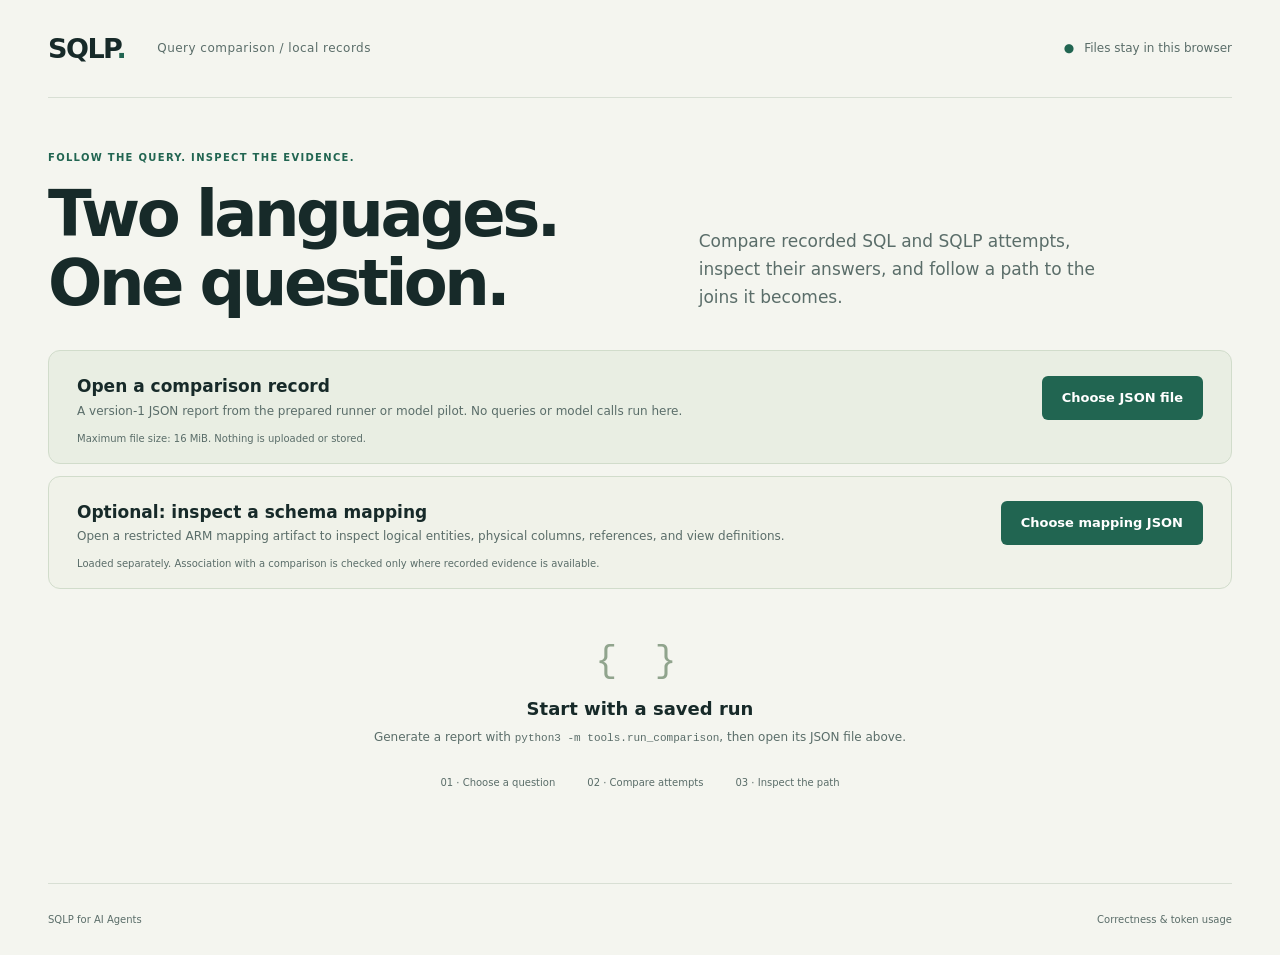
<file: web/index.html>
<!doctype html>
<html lang="en">
<head>
  <meta charset="utf-8">
  <meta name="viewport" content="width=device-width, initial-scale=1">
  <meta http-equiv="Content-Security-Policy" content="default-src 'none'; script-src 'self'; style-src 'self'; connect-src 'none'; img-src 'none'; object-src 'none'; base-uri 'none'; form-action 'none'">
  <title>SQLP Query Explorer</title>
  <link rel="stylesheet" href="viewer.css">
  <script defer src="viewer.js"></script>
</head>
<body>
  <div class="page">
    <header class="site-header">
      <a class="wordmark" href="index.html" aria-label="SQLP Query Explorer home">SQLP<span class="wordmark-dot">.</span></a>
      <span class="header-note">Query comparison / local records</span>
      <span class="privacy-indicator"><span aria-hidden="true">●</span> Files stay in this browser</span>
    </header>
    <main>
      <section class="intro" aria-labelledby="page-title">
        <p class="eyebrow">Follow the query. Inspect the evidence.</p>
        <h1 id="page-title">Two languages.<br>One question.</h1>
        <p class="intro-copy">Compare recorded SQL and SQLP attempts, inspect their answers, and follow a path to the joins it becomes.</p>
      </section>
      <section class="file-panel" aria-labelledby="load-title">
        <div>
          <h2 id="load-title">Open a comparison record</h2>
          <p>A version-1 JSON report from the prepared runner or model pilot. No queries or model calls run here.</p>
        </div>
        <label class="file-label" for="report-file">Choose JSON file
          <input id="report-file" type="file" accept=".json,application/json" aria-describedby="file-hint">
        </label>
        <p id="file-hint" class="file-hint">Maximum file size: 16 MiB. Nothing is uploaded or stored.</p>
      </section>
      <p id="load-error" class="notice error-notice" role="alert" hidden></p>
      <p id="load-status" class="sr-only" role="status" aria-live="polite"></p>
      <section class="file-panel mapping-loader" aria-labelledby="mapping-load-title">
        <div>
          <h2 id="mapping-load-title">Optional: inspect a schema mapping</h2>
          <p>Open a restricted ARM mapping artifact to inspect logical entities, physical columns, references, and view definitions.</p>
        </div>
        <label class="file-label" for="mapping-file">Choose mapping JSON
          <input id="mapping-file" type="file" accept=".json,application/json" aria-describedby="mapping-file-hint">
        </label>
        <p id="mapping-file-hint" class="file-hint">Loaded separately. Association with a comparison is checked only where recorded evidence is available.</p>
      </section>
      <p id="mapping-error" class="notice error-notice" role="alert" hidden></p>
      <p id="mapping-status" class="sr-only" role="status" aria-live="polite"></p>
      <details id="mapping-panel" class="mapping-panel" hidden>
        <summary>Inspect logical-to-physical mapping</summary>
        <p id="mapping-name" class="record-name"></p>
        <p id="mapping-association" class="notice"></p>
        <p class="small muted">Restricted source-table primary keys and named references. This artifact does not establish cross-source entity identity, full EID semantics, or entity equality. These are supplied records, not authenticated claims.</p>
        <div id="mapping-entities" class="mapping-entities"></div>
        <details>
          <summary>Recorded mapping identity and hashes</summary>
          <dl id="mapping-identities" class="identity-fields"></dl>
        </details>
      </details>
      <section id="workspace" hidden aria-label="Loaded comparison">
        <div class="record-bar">
          <div><span id="origin-badge" class="badge"></span> <span id="record-scope" class="muted"></span></div>
          <span id="record-name" class="record-name"></span>
        </div>
        <p id="origin-note" class="origin-note"></p>
        <div id="summary" class="summary" aria-label="Recorded outcomes"></div>
        <div id="record-error" class="notice error-notice" hidden></div>
        <p id="empty-notice" class="notice" hidden></p>
        <section id="question-section" class="question-panel" aria-labelledby="question-label" hidden>
          <label id="question-label" class="eyebrow" for="case-select">Question</label>
          <select id="case-select"></select>
          <h2 id="question-text"></h2>
          <p id="question-meta" class="muted"></p>
        </section>
        <div id="comparison" class="comparison" aria-label="SQL and SQLP attempts"></div>
        <details id="expected-panel" class="expected-panel" hidden>
          <summary>Inspect the recorded expected answer</summary>
          <p class="muted">Correctness labels come from the runner's expected answer. Agreement between the two attempts alone does not establish correctness.</p>
          <div id="expected-answer"></div>
        </details>
        <details id="provenance-panel" class="provenance" hidden>
          <summary>Data and run identity</summary>
          <dl id="provenance-fields"></dl>
        </details>
      </section>
      <section id="empty-state" class="empty-state">
        <span class="empty-symbol" aria-hidden="true">{ }</span>
        <h2>Start with a saved run</h2>
        <p>Generate a report with <code>python3 -m tools.run_comparison</code>, then open its JSON file above.</p>
        <div class="empty-steps"><span>01 · Choose a question</span><span>02 · Compare attempts</span><span>03 · Inspect the path</span></div>
      </section>
    </main>
    <footer><span>SQLP for AI Agents</span><span>Correctness &amp; token usage</span></footer>
  </div>
</body>
</html>
</file>
<file: web/viewer.css>
:root {
  color-scheme: light;
  --ink: #172a29;
  --muted: #5a6d69;
  --paper: #f4f5ef;
  --panel: #fffefa;
  --line: #d8dfd4;
  --green: #216551;
  --green-pale: #e8f1e6;
  --error: #9c382a;
  --error-pale: #fff0e9;
  --mono: ui-monospace, SFMono-Regular, Consolas, "Liberation Mono", monospace;
}
* { box-sizing: border-box; }
[hidden] { display: none !important; }
body { margin: 0; background: var(--paper); color: var(--ink); font: 15px/1.6 system-ui, -apple-system, sans-serif; }
button, input, select { font: inherit; }
button, select, summary, .file-label { cursor: pointer; }
a { color: inherit; }
button:focus-visible, select:focus-visible, summary:focus-visible, a:focus-visible, .file-label:focus-within { outline: 3px solid #b46d29; outline-offset: 4px; }
.page { width: min(1420px, 100%); margin: auto; padding: 0 48px; }
.site-header { display: flex; align-items: center; gap: 32px; padding: 27px 0; border-bottom: 1px solid var(--line); }
.wordmark { font-size: 27px; font-weight: 800; letter-spacing: -1.5px; text-decoration: none; }
.wordmark-dot { color: var(--green); }
.header-note { font-size: 12px; letter-spacing: .04em; color: var(--muted); }
.privacy-indicator { margin-left: auto; font-size: 12px; color: var(--muted); }
.privacy-indicator span { margin-right: 6px; color: var(--green); }
.intro { padding: 52px 0 32px; display: grid; grid-template-columns: 1.1fr 1fr; column-gap: 64px; }
.eyebrow { margin: 0 0 14px; text-transform: uppercase; letter-spacing: .13em; font-size: 10px; font-weight: 750; color: var(--green); }
.intro .eyebrow { grid-column: 1 / -1; }
h1 { margin: 0; font-size: clamp(40px, 5vw, 66px); font-weight: 570; line-height: 1.08; letter-spacing: -.055em; }
.intro-copy { align-self: end; color: var(--muted); max-width: 430px; margin: 0 0 7px; font-size: 17px; line-height: 1.65; }
h2, h3 { line-height: 1.3; }
.file-panel { display: grid; grid-template-columns: 1fr auto; align-items: center; gap: 0 32px; padding: 24px 28px 16px; background: #e9eee3; border: 1px solid #d1dccb; border-radius: 12px; }
.file-panel h2 { margin: 0 0 4px; font-size: 17px; }
.file-panel p { margin: 0; color: var(--muted); font-size: 12px; }
.file-label { position: relative; display: inline-flex; align-items: center; justify-content: center; min-height: 44px; padding: 10px 20px; color: white; background: var(--green); border-radius: 6px; font-weight: 650; font-size: 13px; }
.file-label:hover { background: #174a3d; }
.file-label input { position: absolute; width: 1px; height: 1px; opacity: 0; }
.file-panel .file-hint { grid-column: 1 / -1; margin-top: 10px; font-size: 10px; }
.notice { padding: 15px 18px; border: 1px solid var(--line); border-radius: 8px; background: var(--panel); }
.error-notice { color: var(--error); border-color: #e6b3a3; background: var(--error-pale); white-space: pre-wrap; overflow-wrap: anywhere; }
.record-bar { display: flex; align-items: center; justify-content: space-between; gap: 16px; margin-top: 28px; }
.badge { display: inline-block; background: var(--ink); color: white; padding: 4px 9px; border-radius: 4px; text-transform: uppercase; letter-spacing: .08em; font-size: 10px; font-weight: 750; }
.record-name { max-width: 55%; color: var(--muted); font: 11px var(--mono); overflow-wrap: anywhere; }
.record-scope { margin-left: 8px; }
.origin-note { color: var(--muted); font-size: 12px; margin: 12px 0 20px; }
.summary { display: grid; grid-template-columns: repeat(3, 1fr); border: 1px solid var(--line); border-radius: 10px; background: var(--panel); overflow: hidden; }
.metric { padding: 17px 22px; border-right: 1px solid var(--line); }
.metric:last-child { border: 0; }
.metric-label { display: block; color: var(--muted); font-size: 10px; text-transform: uppercase; letter-spacing: .1em; }
.metric-value { display: block; font-size: 22px; font-weight: 600; line-height: 1.4; margin-top: 4px; }
.metric-note { display: block; color: var(--muted); font-size: 10px; }
.question-panel { margin: 30px 0 20px; }
.question-panel label { display: block; margin-bottom: 8px; }
select { max-width: 100%; padding: 10px 32px 10px 12px; background: var(--panel); border: 1px solid #bdc9bd; border-radius: 6px; color: var(--ink); font-size: 12px; }
.question-panel select { width: 100%; }
.question-panel h2 { margin: 18px 0 7px; max-width: 950px; font-size: 24px; letter-spacing: -.025em; }
.question-panel p { margin: 0; font-size: 12px; }
.comparison { display: grid; grid-template-columns: 1fr 1fr; gap: 20px; align-items: start; }
.run-card { min-width: 0; border: 1px solid var(--line); border-radius: 12px; background: var(--panel); overflow: hidden; }
.run-card.sqlp { border-top: 3px solid var(--green); }
.run-heading { display: flex; align-items: center; justify-content: space-between; gap: 12px; padding: 19px 22px 15px; }
.run-heading h3 { margin: 0; font-size: 22px; font-weight: 650; letter-spacing: -.04em; }
.result-label { padding: 4px 9px; border-radius: 4px; background: #eff1eb; color: var(--muted); font-size: 10px; font-weight: 700; }
.result-label.correct { background: var(--green-pale); color: var(--green); }
.result-label.incorrect, .result-label.failed { background: var(--error-pale); color: var(--error); }
.run-body { padding: 0 22px 22px; }
.section-label { margin: 20px 0 8px; color: var(--muted); text-transform: uppercase; letter-spacing: .09em; font-size: 10px; font-weight: 700; }
.code-block { margin: 0; padding: 16px; border: 1px solid #e0e5da; border-radius: 7px; background: #f1f4ec; font: 12px/1.75 var(--mono); white-space: pre-wrap; overflow-wrap: anywhere; max-height: 350px; overflow-y: auto; }
.token-strip { display: grid; grid-template-columns: repeat(3, 1fr); border-top: 1px solid var(--line); border-bottom: 1px solid var(--line); margin: 20px -22px; padding: 13px 22px; gap: 12px; }
.token-label { color: var(--muted); display: block; font-size: 10px; }
.token-value { display: block; font: 15px/1.6 var(--mono); }
.muted { color: var(--muted); }
.small { font-size: 11px; }
.answer-scroll { max-height: 300px; overflow: auto; border: 1px solid var(--line); border-radius: 6px; }
table { width: 100%; border-collapse: collapse; text-align: left; font: 11px/1.6 var(--mono); }
th, td { padding: 9px 12px; border-bottom: 1px solid #e7ebdf; max-width: 480px; overflow-wrap: anywhere; white-space: pre-wrap; }
th { background: #edf1e7; font-weight: 650; position: sticky; top: 0; }
tr:last-child td { border-bottom: 0; }
.cell-null { color: #849089; font-style: italic; }
.empty-answer { padding: 15px; margin: 0; color: var(--muted); font-size: 12px; background: #f5f6f0; border: 1px dashed var(--line); border-radius: 6px; }
details { margin-top: 20px; }
summary { color: var(--green); font-weight: 650; font-size: 12px; padding: 4px 0; }
.parameters { margin: 8px 0 0; padding: 0; list-style: none; }
.parameters li { font: 11px/1.7 var(--mono); overflow-wrap: anywhere; }
.path-inspector { border-top: 1px solid var(--line); margin-top: 20px; padding-top: 4px; }
.path-select { width: 100%; font: 11px var(--mono); }
.path-output { margin-top: 14px; }
.join-step { position: relative; padding: 11px 13px; border: 1px solid #cbdcc7; border-left: 3px solid var(--green); border-radius: 6px; background: #f2f7ed; margin-bottom: 9px; }
.join-role { display: block; font-size: 10px; font-weight: 700; color: var(--green); margin-bottom: 5px; }
.join-equation { margin: 0; font: 11px/1.7 var(--mono); overflow-wrap: anywhere; }
.join-tables { display: block; margin-top: 3px; color: var(--muted); font-size: 10px; overflow-wrap: anywhere; }
.terminal { padding: 10px 13px; background: #e4edde; border-radius: 5px; overflow-wrap: anywhere; font: 11px/1.7 var(--mono); }
.expected-panel, .provenance { padding: 17px 22px; border: 1px solid var(--line); border-radius: 8px; background: var(--panel); }
.expected-panel > p { font-size: 12px; }
.provenance dl { display: grid; grid-template-columns: 180px 1fr; gap: 10px 16px; font-size: 11px; }
.provenance dt { color: var(--muted); }
.provenance dd { margin: 0; overflow-wrap: anywhere; font-family: var(--mono); }
.generation-inspector { border-top: 1px solid var(--line); padding-top: 12px; }
.generation-inspector details { margin-top: 10px; }
.hash-text { font-family: var(--mono); overflow-wrap: anywhere; }
.json-code { max-height: 400px; }
.mapping-loader { margin-top: 12px; background: #f0f2e9; }
.mapping-panel { padding: 17px 22px; border: 1px solid var(--line); border-radius: 8px; background: var(--panel); }
.mapping-panel > .record-name { max-width: 100%; }
.mapping-entities { display: grid; grid-template-columns: repeat(2, minmax(0, 1fr)); gap: 16px; margin-top: 20px; }
.mapping-entity { min-width: 0; padding: 16px; border: 1px solid var(--line); border-radius: 8px; }
.mapping-entity h3 { margin: 0; font-size: 16px; overflow-wrap: anywhere; }
.identity-fields { display: grid; grid-template-columns: 180px 1fr; gap: 10px 16px; font-size: 11px; }
.identity-fields dt { color: var(--muted); }
.identity-fields dd { margin: 0; overflow-wrap: anywhere; font-family: var(--mono); }
.empty-state { padding: 52px 20px; text-align: center; }
.empty-symbol { font: 36px var(--mono); letter-spacing: 8px; color: #90a48d; }
.empty-state h2 { font-size: 18px; margin-bottom: 8px; }
.empty-state p { max-width: 650px; color: var(--muted); font-size: 12px; margin: 0 auto; }
.empty-state code { font-size: 11px; }
.empty-steps { display: flex; gap: 32px; justify-content: center; margin-top: 27px; font-size: 10px; color: var(--muted); }
footer { display: flex; justify-content: space-between; padding: 28px 0; margin-top: 40px; border-top: 1px solid var(--line); color: var(--muted); font-size: 10px; }
.sr-only { position: absolute; width: 1px; height: 1px; padding: 0; margin: -1px; overflow: hidden; clip: rect(0,0,0,0); white-space: nowrap; border: 0; }
@media (max-width: 850px) {
  .page { padding: 0 24px; }
  .intro { column-gap: 30px; }
  .intro-copy { font-size: 14px; }
  .header-note { display: none; }
  .comparison { grid-template-columns: 1fr; }
  .mapping-entities { grid-template-columns: 1fr; }
}
@media (max-width: 550px) {
  .page { padding: 0 16px; }
  .site-header { gap: 12px; }
  .privacy-indicator { font-size: 10px; }
  .intro { display: block; padding: 32px 0 24px; }
  h1 { font-size: 46px; }
  .intro-copy { margin-top: 20px; }
  .file-panel { grid-template-columns: 1fr; padding: 20px; gap: 16px; }
  .file-panel .file-hint { margin: 0; }
  .file-label { justify-self: start; }
  .summary { grid-template-columns: 1fr; }
  .metric { border-right: 0; border-bottom: 1px solid var(--line); padding: 11px 17px; }
  .metric-value { font-size: 19px; }
  .record-bar { align-items: start; }
  .question-panel h2 { font-size: 20px; }
  .run-heading, .run-body { padding-left: 16px; padding-right: 16px; }
  .token-strip { margin-left: -16px; margin-right: -16px; padding-left: 16px; padding-right: 16px; }
  .empty-steps { flex-direction: column; gap: 7px; }
  .provenance dl { grid-template-columns: 1fr; gap: 3px; }
  .provenance dd { margin-bottom: 9px; }
  .identity-fields { grid-template-columns: 1fr; gap: 3px; }
  .identity-fields dd { margin-bottom: 9px; }
}
</file>
